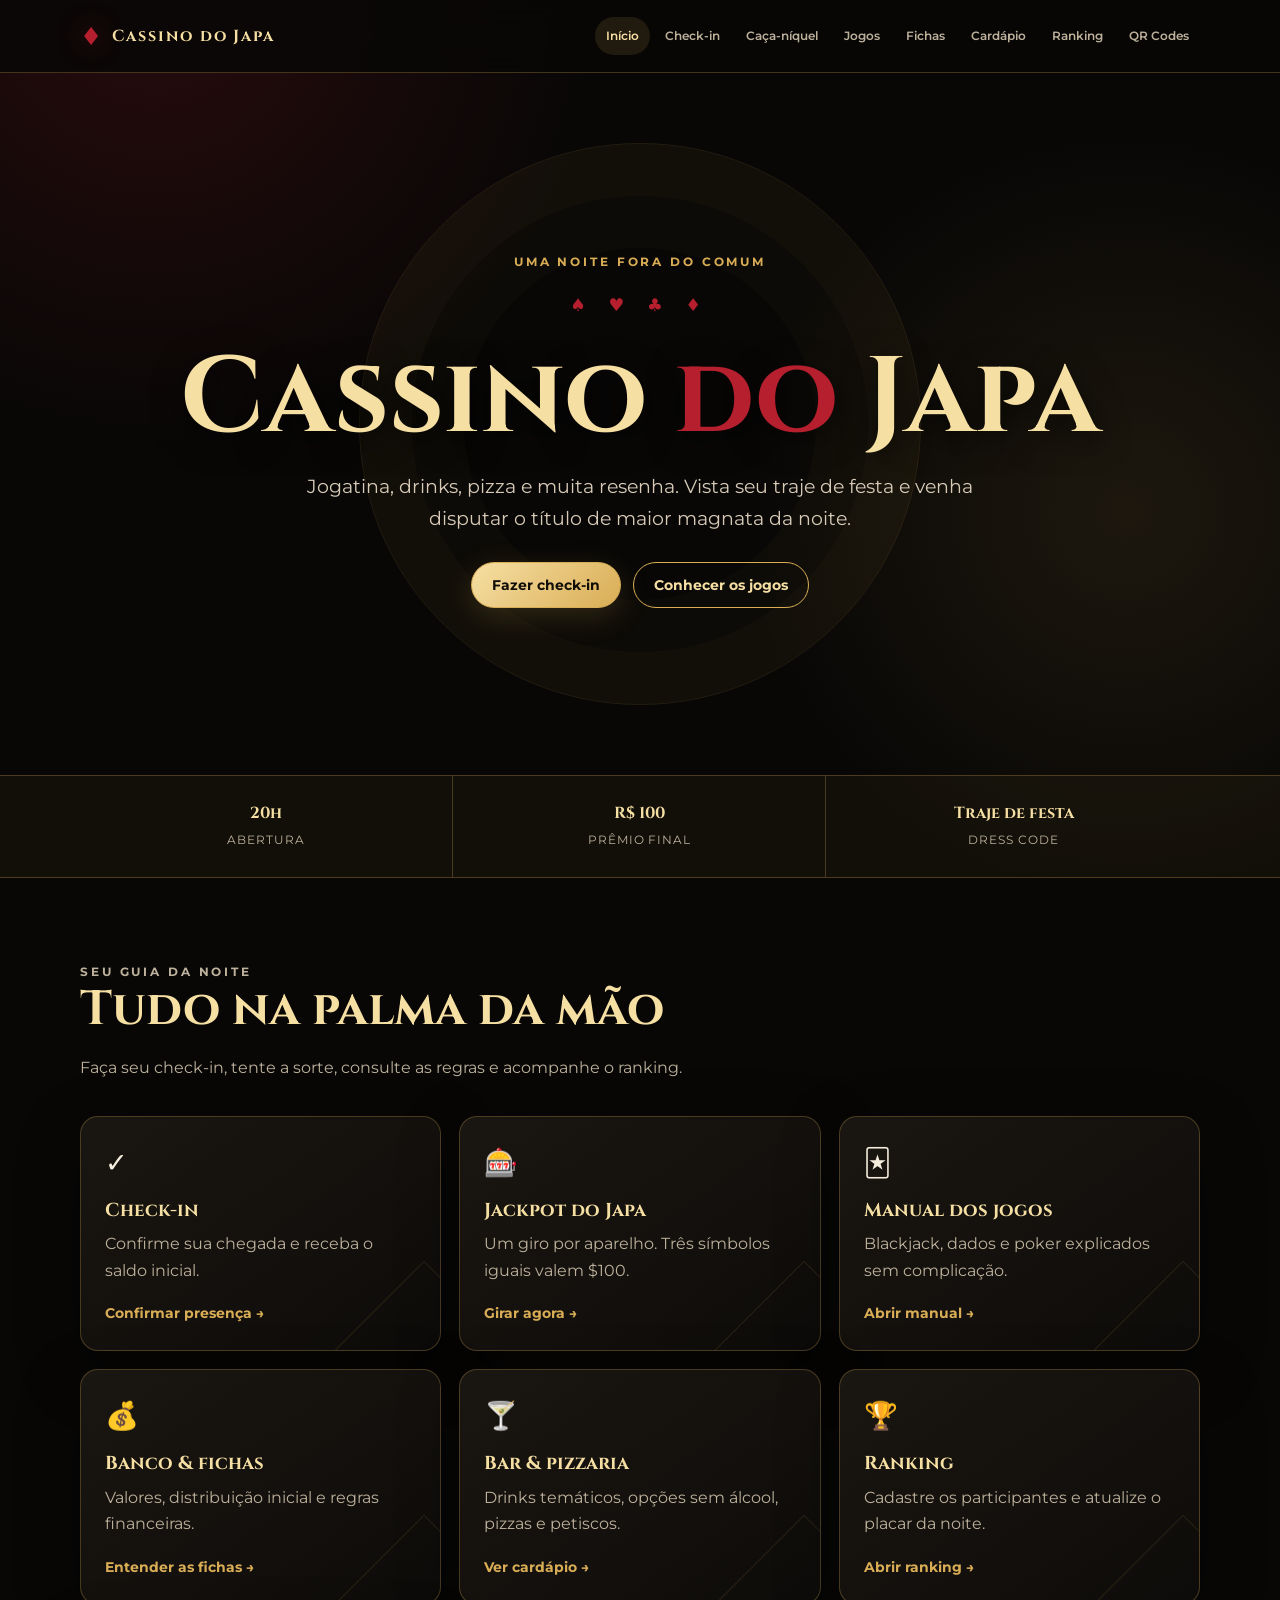
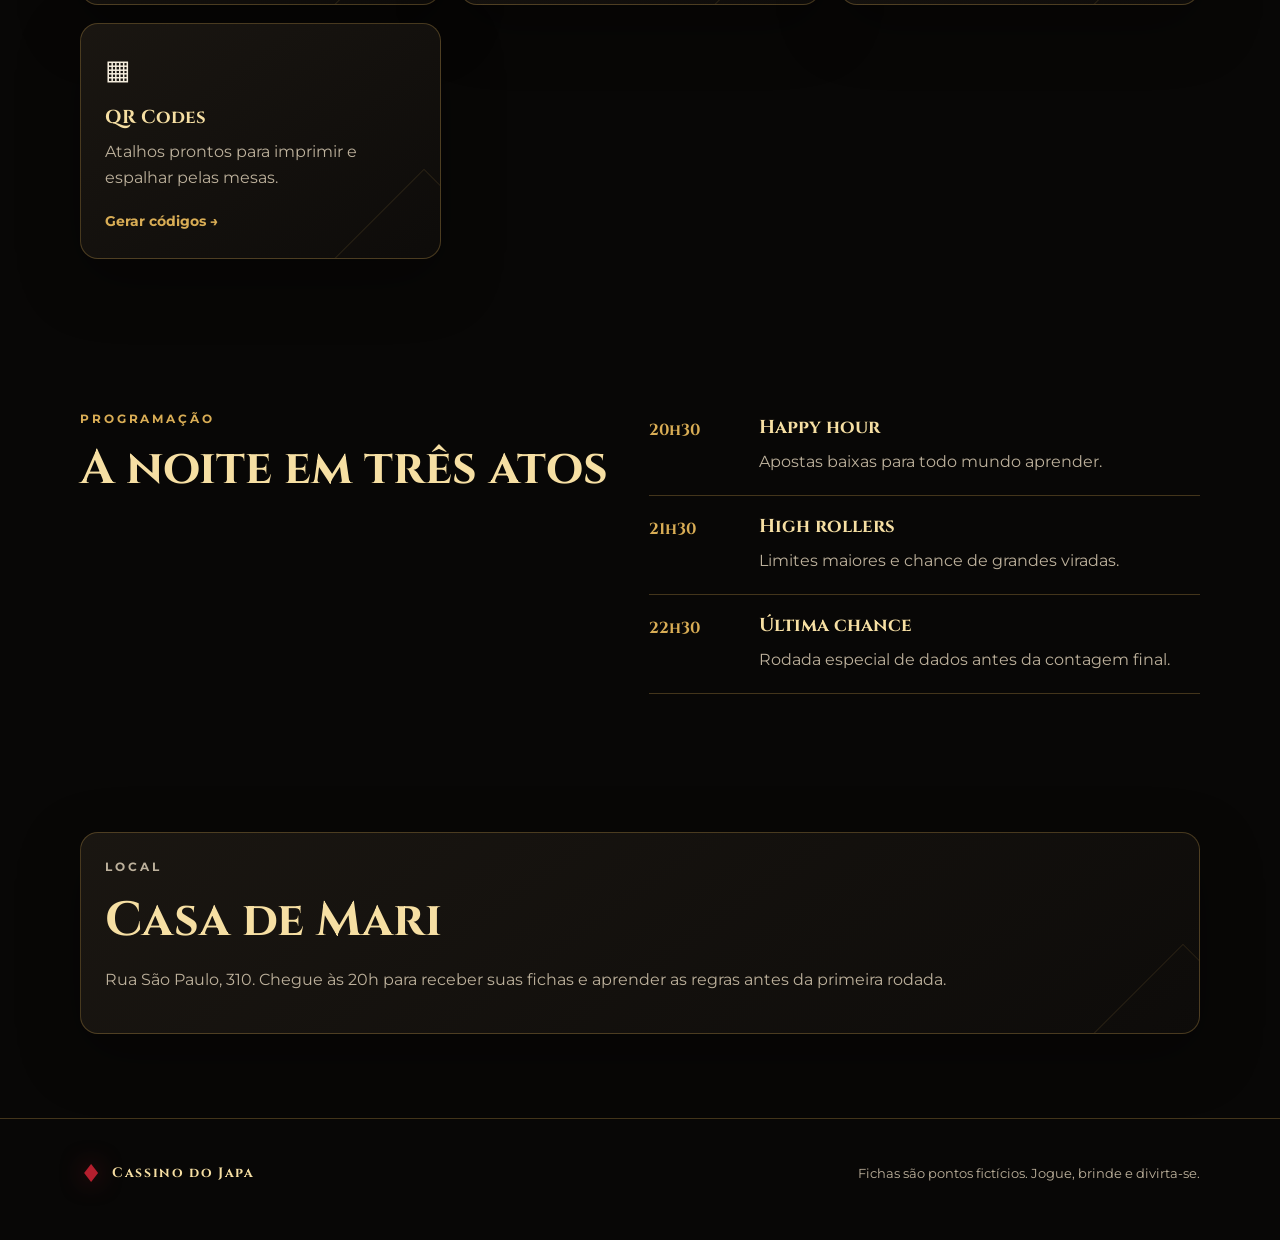
<file: index.html>
<!doctype html>
<html lang="pt-BR">
<head><meta charset="utf-8"><meta name="viewport" content="width=device-width,initial-scale=1"><meta name="theme-color" content="#080706"><meta name="description" content="Portal oficial da noite Cassino do Japa."><title>Cassino do Japa</title><link rel="stylesheet" href="assets/styles.css"></head>
<body data-page="index.html"><div data-header></div>
<main>
  <section class="hero"><div class="shell hero-inner"><p class="eyebrow">Uma noite fora do comum</p><div class="suits">♠ ♥ ♣ ♦</div><h1>Cassino <span class="red">do</span> Japa</h1><p class="lead">Jogatina, drinks, pizza e muita resenha. Vista seu traje de festa e venha disputar o título de maior magnata da noite.</p><div class="actions"><a class="button" href="checkin.html">Fazer check-in</a><a class="button secondary" href="jogos.html">Conhecer os jogos</a></div></div></section>
  <section class="info-strip"><div class="shell facts"><div class="fact"><strong>20h</strong><span>Abertura</span></div><div class="fact"><strong>R$ 100</strong><span>Prêmio final</span></div><div class="fact"><strong>Traje de festa</strong><span>Dress code</span></div></div></section>
  <section class="section"><div class="shell"><div class="section-head"><p class="eyebrow">Seu guia da noite</p><h2>Tudo na palma da mão</h2><p>Faça seu check-in, tente a sorte, consulte as regras e acompanhe o ranking.</p></div><div class="grid"><article class="card"><div class="icon">✓</div><h3>Check-in</h3><p>Confirme sua chegada e receba o saldo inicial.</p><a class="card-link" href="checkin.html">Confirmar presença →</a></article><article class="card"><div class="icon">🎰</div><h3>Jackpot do Japa</h3><p>Um giro por aparelho. Três símbolos iguais valem $100.</p><a class="card-link" href="slot.html">Girar agora →</a></article><article class="card"><div class="icon">🃏</div><h3>Manual dos jogos</h3><p>Blackjack, dados e poker explicados sem complicação.</p><a class="card-link" href="jogos.html">Abrir manual →</a></article><article class="card"><div class="icon">💰</div><h3>Banco & fichas</h3><p>Valores, distribuição inicial e regras financeiras.</p><a class="card-link" href="fichas.html">Entender as fichas →</a></article><article class="card"><div class="icon">🍸</div><h3>Bar & pizzaria</h3><p>Drinks temáticos, opções sem álcool, pizzas e petiscos.</p><a class="card-link" href="cardapio.html">Ver cardápio →</a></article><article class="card"><div class="icon">🏆</div><h3>Ranking</h3><p>Cadastre os participantes e atualize o placar da noite.</p><a class="card-link" href="ranking.html">Abrir ranking →</a></article><article class="card"><div class="icon">▦</div><h3>QR Codes</h3><p>Atalhos prontos para imprimir e espalhar pelas mesas.</p><a class="card-link" href="qr.html">Gerar códigos →</a></article></div></div></section>
  <section class="section compact"><div class="shell grid two"><div><p class="eyebrow">Programação</p><h2>A noite em três atos</h2></div><div class="timeline"><div class="time"><strong>20h30</strong><div><h3>Happy hour</h3><p>Apostas baixas para todo mundo aprender.</p></div></div><div class="time"><strong>21h30</strong><div><h3>High rollers</h3><p>Limites maiores e chance de grandes viradas.</p></div></div><div class="time"><strong>22h30</strong><div><h3>Última chance</h3><p>Rodada especial de dados antes da contagem final.</p></div></div></div></div></section>
  <section class="section"><div class="shell"><div class="card"><p class="eyebrow">Local</p><h2>Casa de Mari</h2><p>Rua São Paulo, 310. Chegue às 20h para receber suas fichas e aprender as regras antes da primeira rodada.</p></div></div></section>
</main><div data-footer></div><script src="assets/app.js"></script></body></html>
</file>
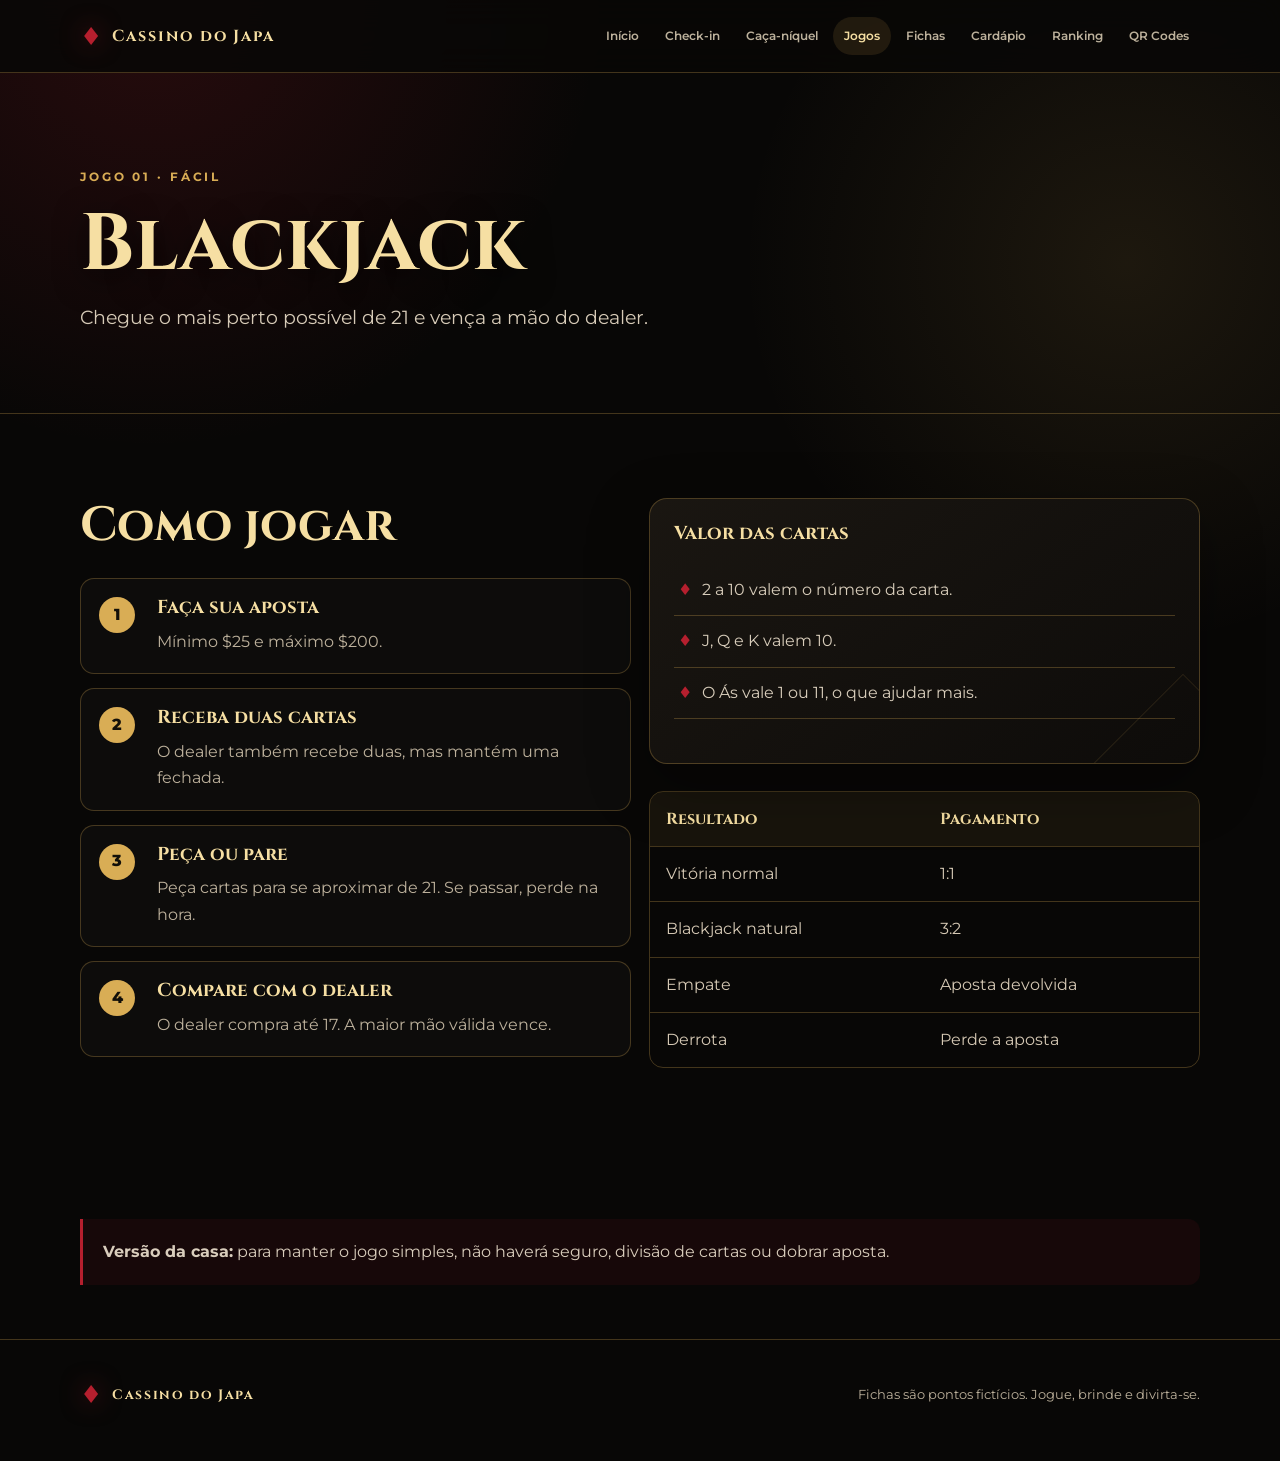
<file: blackjack.html>
<!doctype html><html lang="pt-BR"><head><meta charset="utf-8"><meta name="viewport" content="width=device-width,initial-scale=1"><title>Blackjack | Cassino do Japa</title><link rel="stylesheet" href="assets/styles.css"></head><body data-page="jogos.html"><div data-header></div><main><section class="page-hero"><div class="shell"><p class="eyebrow">Jogo 01 · fácil</p><h1>Blackjack</h1><p class="lead">Chegue o mais perto possível de 21 e vença a mão do dealer.</p></div></section><section class="section"><div class="shell grid two"><div><h2>Como jogar</h2><div class="steps"><div class="step"><div><h3>Faça sua aposta</h3><p>Mínimo $25 e máximo $200.</p></div></div><div class="step"><div><h3>Receba duas cartas</h3><p>O dealer também recebe duas, mas mantém uma fechada.</p></div></div><div class="step"><div><h3>Peça ou pare</h3><p>Peça cartas para se aproximar de 21. Se passar, perde na hora.</p></div></div><div class="step"><div><h3>Compare com o dealer</h3><p>O dealer compra até 17. A maior mão válida vence.</p></div></div></div></div><div><div class="card"><h3>Valor das cartas</h3><ul class="rule-list"><li>2 a 10 valem o número da carta.</li><li>J, Q e K valem 10.</li><li>O Ás vale 1 ou 11, o que ajudar mais.</li></ul></div><br><div class="table-wrap"><table><thead><tr><th>Resultado</th><th>Pagamento</th></tr></thead><tbody><tr><td>Vitória normal</td><td>1:1</td></tr><tr><td>Blackjack natural</td><td>3:2</td></tr><tr><td>Empate</td><td>Aposta devolvida</td></tr><tr><td>Derrota</td><td>Perde a aposta</td></tr></tbody></table></div></div></div></section><section class="section compact"><div class="shell"><div class="notice"><strong>Versão da casa:</strong> para manter o jogo simples, não haverá seguro, divisão de cartas ou dobrar aposta.</div></div></section></main><div data-footer></div><script src="assets/app.js"></script></body></html>
</file>
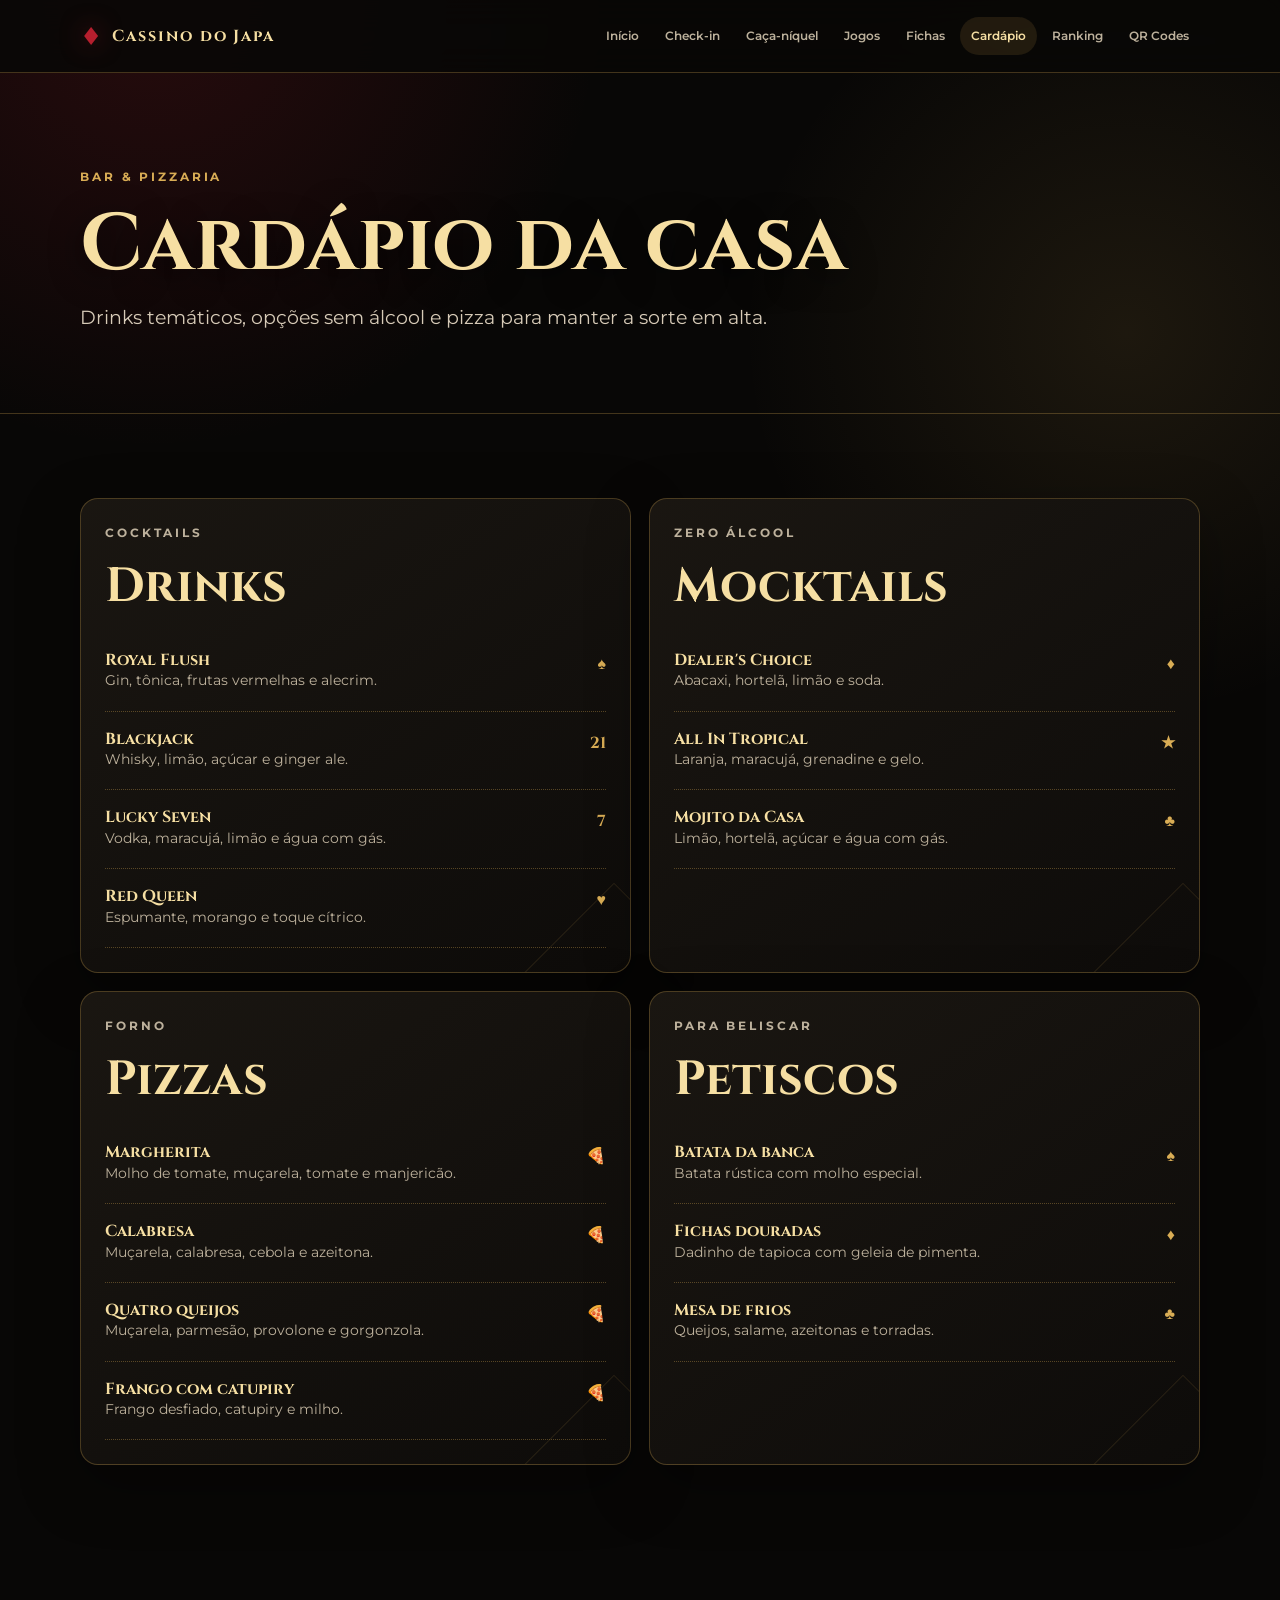
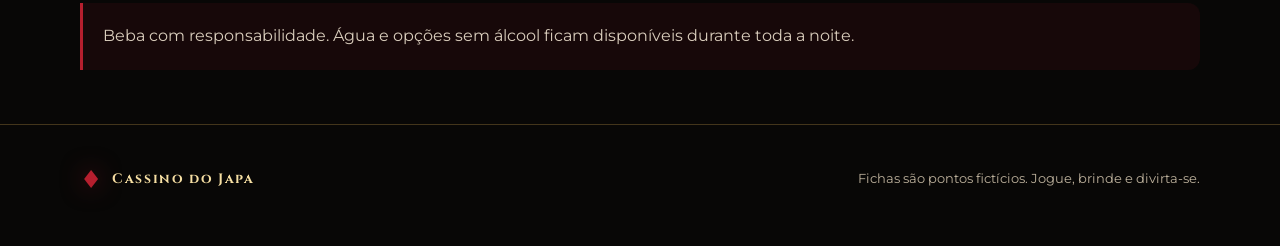
<file: cardapio.html>
<!doctype html><html lang="pt-BR"><head><meta charset="utf-8"><meta name="viewport" content="width=device-width,initial-scale=1"><title>Cardápio | Cassino do Japa</title><link rel="stylesheet" href="assets/styles.css"></head><body data-page="cardapio.html"><div data-header></div><main><section class="page-hero"><div class="shell"><p class="eyebrow">Bar & pizzaria</p><h1>Cardápio da casa</h1><p class="lead">Drinks temáticos, opções sem álcool e pizza para manter a sorte em alta.</p></div></section><section class="section"><div class="shell menu-grid"><div class="card"><p class="eyebrow">Cocktails</p><h2>Drinks</h2><div class="menu-item"><div><h3>Royal Flush</h3><p>Gin, tônica, frutas vermelhas e alecrim.</p></div><span class="price">♠</span></div><div class="menu-item"><div><h3>Blackjack</h3><p>Whisky, limão, açúcar e ginger ale.</p></div><span class="price">21</span></div><div class="menu-item"><div><h3>Lucky Seven</h3><p>Vodka, maracujá, limão e água com gás.</p></div><span class="price">7</span></div><div class="menu-item"><div><h3>Red Queen</h3><p>Espumante, morango e toque cítrico.</p></div><span class="price">♥</span></div></div><div class="card"><p class="eyebrow">Zero álcool</p><h2>Mocktails</h2><div class="menu-item"><div><h3>Dealer's Choice</h3><p>Abacaxi, hortelã, limão e soda.</p></div><span class="price">♦</span></div><div class="menu-item"><div><h3>All In Tropical</h3><p>Laranja, maracujá, grenadine e gelo.</p></div><span class="price">★</span></div><div class="menu-item"><div><h3>Mojito da Casa</h3><p>Limão, hortelã, açúcar e água com gás.</p></div><span class="price">♣</span></div></div><div class="card"><p class="eyebrow">Forno</p><h2>Pizzas</h2><div class="menu-item"><div><h3>Margherita</h3><p>Molho de tomate, muçarela, tomate e manjericão.</p></div><span class="price">🍕</span></div><div class="menu-item"><div><h3>Calabresa</h3><p>Muçarela, calabresa, cebola e azeitona.</p></div><span class="price">🍕</span></div><div class="menu-item"><div><h3>Quatro queijos</h3><p>Muçarela, parmesão, provolone e gorgonzola.</p></div><span class="price">🍕</span></div><div class="menu-item"><div><h3>Frango com catupiry</h3><p>Frango desfiado, catupiry e milho.</p></div><span class="price">🍕</span></div></div><div class="card"><p class="eyebrow">Para beliscar</p><h2>Petiscos</h2><div class="menu-item"><div><h3>Batata da banca</h3><p>Batata rústica com molho especial.</p></div><span class="price">♠</span></div><div class="menu-item"><div><h3>Fichas douradas</h3><p>Dadinho de tapioca com geleia de pimenta.</p></div><span class="price">♦</span></div><div class="menu-item"><div><h3>Mesa de frios</h3><p>Queijos, salame, azeitonas e torradas.</p></div><span class="price">♣</span></div></div></div></section><section class="section compact"><div class="shell"><div class="notice">Beba com responsabilidade. Água e opções sem álcool ficam disponíveis durante toda a noite.</div></div></section></main><div data-footer></div><script src="assets/app.js"></script></body></html>
</file>
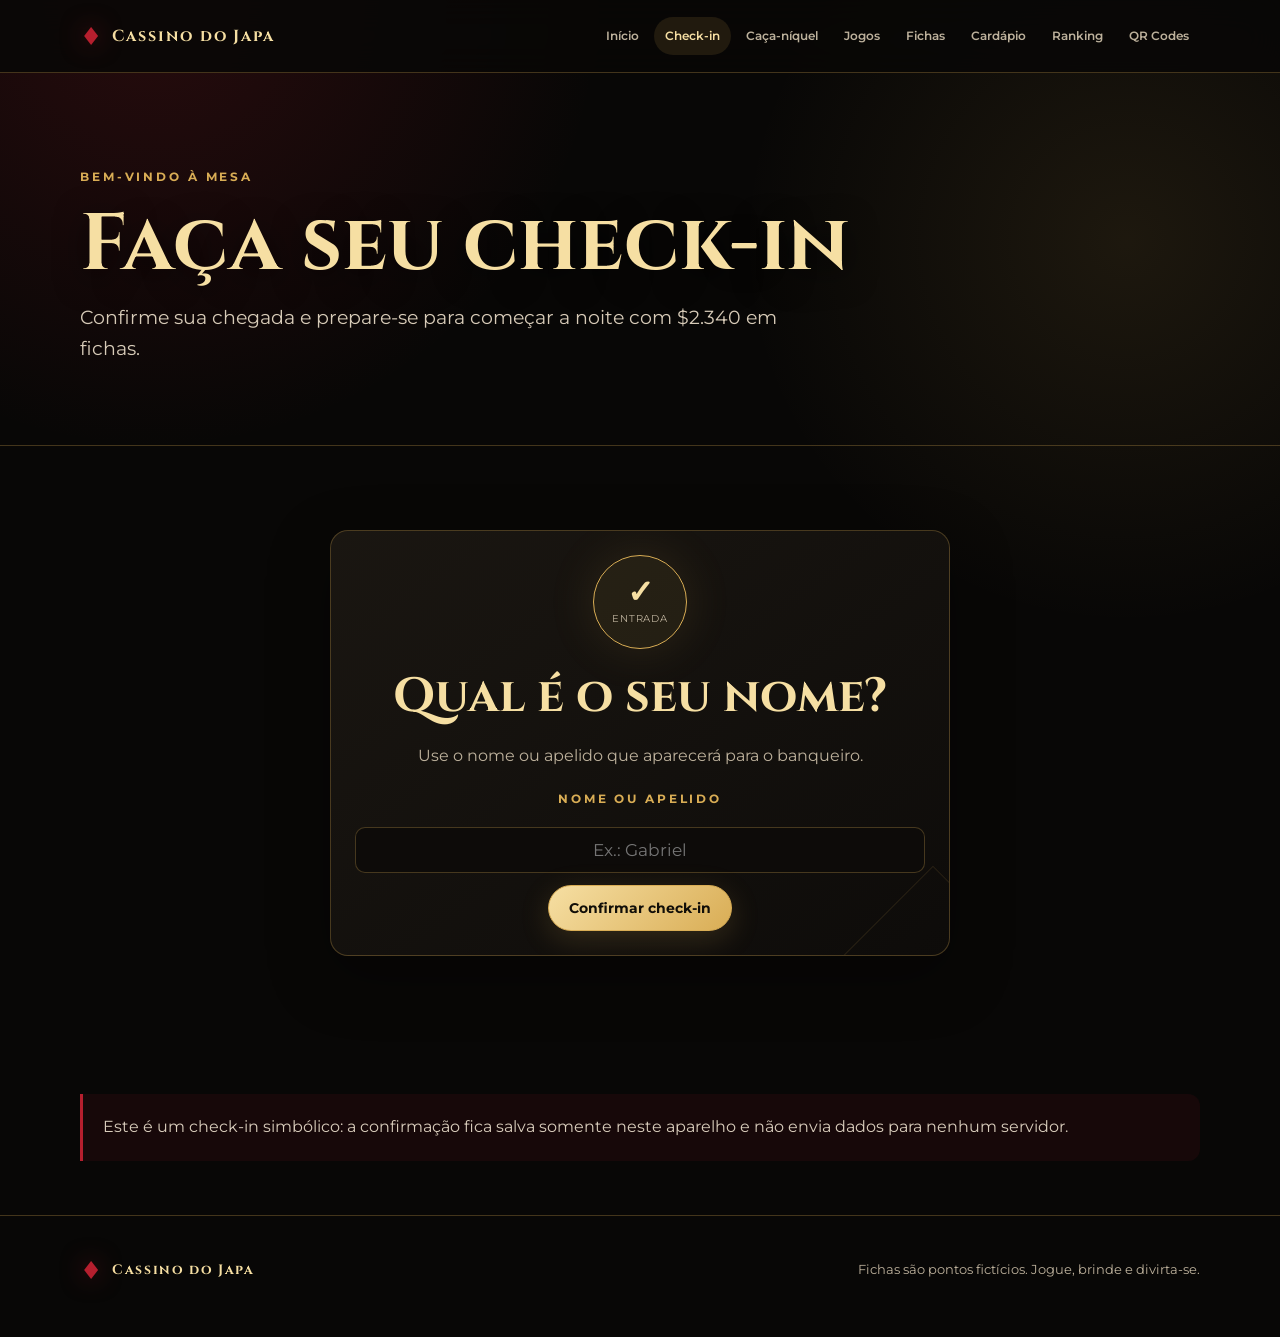
<file: checkin.html>
<!doctype html>
<html lang="pt-BR">
<head><meta charset="utf-8"><meta name="viewport" content="width=device-width,initial-scale=1"><meta name="theme-color" content="#080706"><title>Check-in | Cassino do Japa</title><link rel="stylesheet" href="assets/styles.css"></head>
<body data-page="checkin.html"><div data-header></div><main>
  <section class="page-hero"><div class="shell"><p class="eyebrow">Bem-vindo à mesa</p><h1>Faça seu check-in</h1><p class="lead">Confirme sua chegada e prepare-se para começar a noite com $2.340 em fichas.</p></div></section>
  <section class="section"><div class="shell"><div class="card checkin-box">
    <div class="checkin-count"><div><strong>✓</strong><span>entrada</span></div></div>
    <h2>Qual é o seu nome?</h2><p>Use o nome ou apelido que aparecerá para o banqueiro.</p>
    <form data-checkin-form><label for="checkin-name" class="eyebrow">Nome ou apelido</label><input class="field" id="checkin-name" name="name" minlength="2" maxlength="60" autocomplete="name" placeholder="Ex.: Gabriel" required><button class="button" type="submit">Confirmar check-in</button></form>
    <p class="form-status" data-checkin-status hidden aria-live="polite"></p>
  </div></div></section>
  <section class="section compact"><div class="shell"><div class="notice">Este é um check-in simbólico: a confirmação fica salva somente neste aparelho e não envia dados para nenhum servidor.</div></div></section>
</main><div data-footer></div><script src="assets/app.js"></script></body></html>
</file>
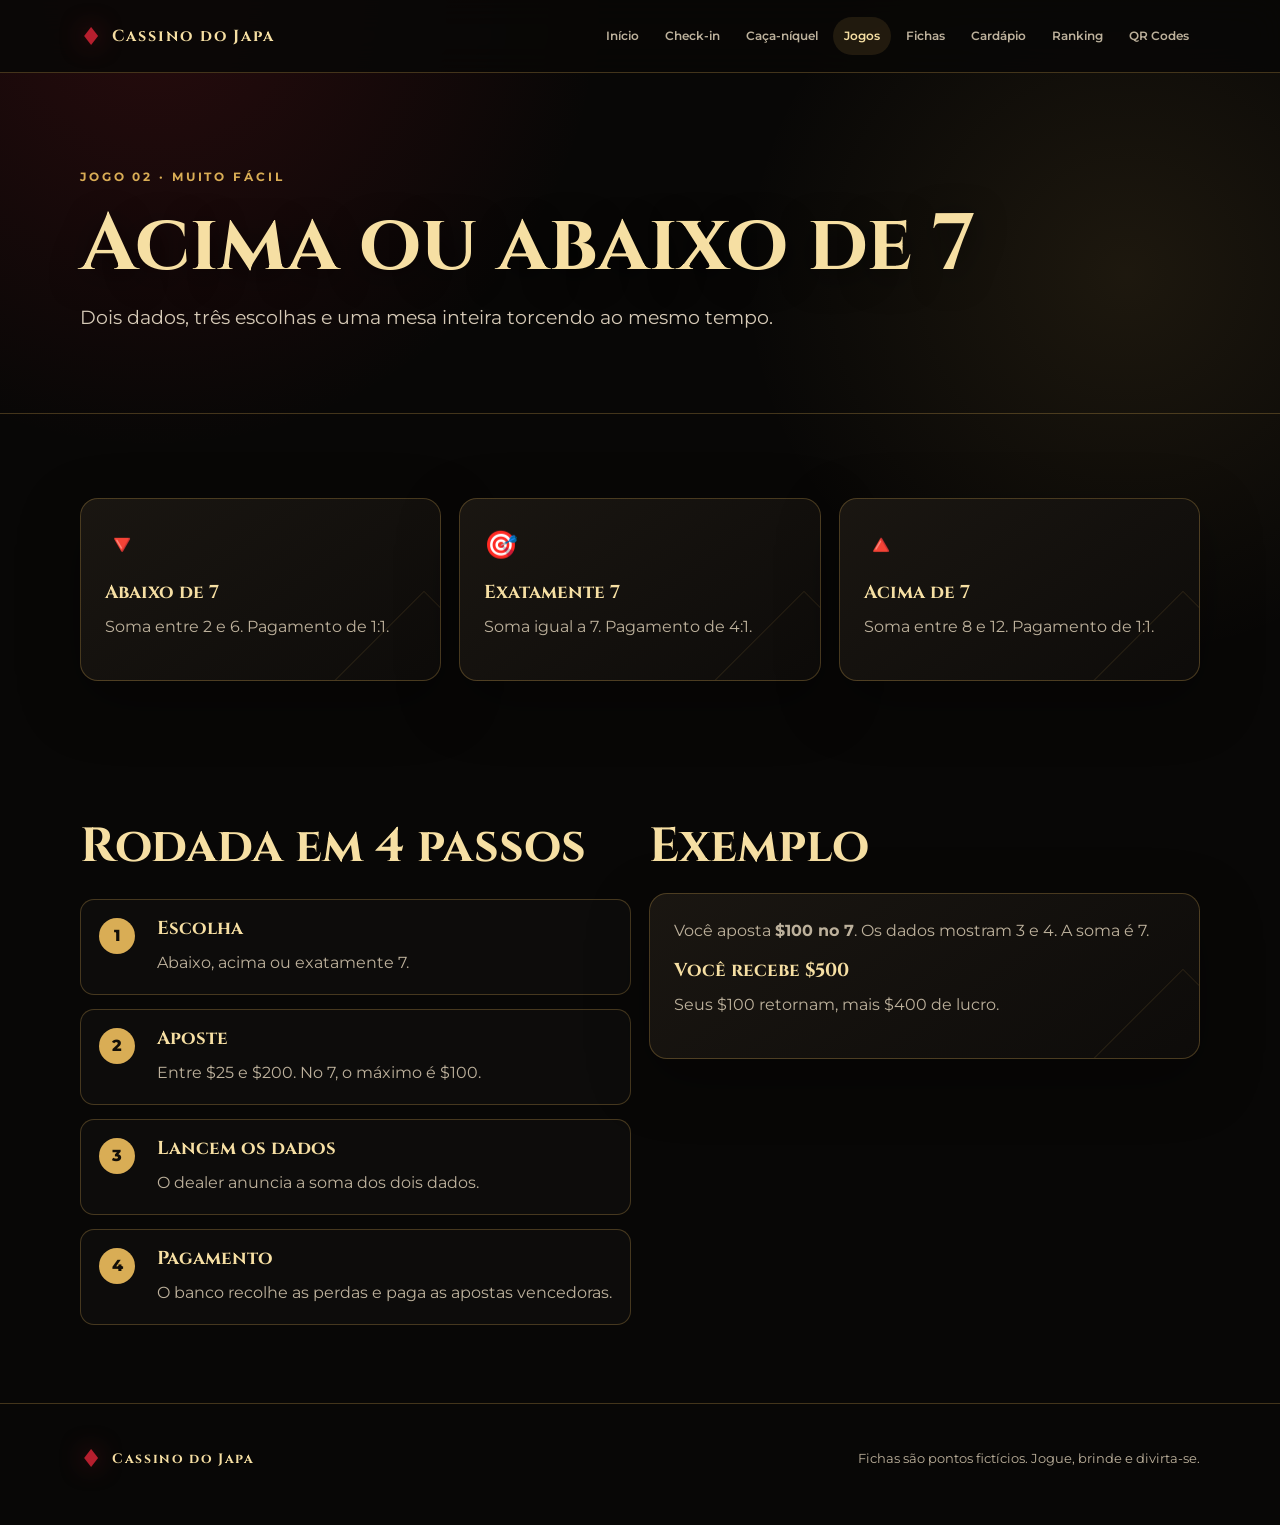
<file: dados.html>
<!doctype html><html lang="pt-BR"><head><meta charset="utf-8"><meta name="viewport" content="width=device-width,initial-scale=1"><title>Dados | Cassino do Japa</title><link rel="stylesheet" href="assets/styles.css"></head><body data-page="jogos.html"><div data-header></div><main><section class="page-hero"><div class="shell"><p class="eyebrow">Jogo 02 · muito fácil</p><h1>Acima ou abaixo de 7</h1><p class="lead">Dois dados, três escolhas e uma mesa inteira torcendo ao mesmo tempo.</p></div></section><section class="section"><div class="shell"><div class="grid"><article class="card"><div class="icon">🔻</div><h3>Abaixo de 7</h3><p>Soma entre 2 e 6. Pagamento de 1:1.</p></article><article class="card"><div class="icon">🎯</div><h3>Exatamente 7</h3><p>Soma igual a 7. Pagamento de 4:1.</p></article><article class="card"><div class="icon">🔺</div><h3>Acima de 7</h3><p>Soma entre 8 e 12. Pagamento de 1:1.</p></article></div></div></section><section class="section compact"><div class="shell grid two"><div><h2>Rodada em 4 passos</h2><div class="steps"><div class="step"><div><h3>Escolha</h3><p>Abaixo, acima ou exatamente 7.</p></div></div><div class="step"><div><h3>Aposte</h3><p>Entre $25 e $200. No 7, o máximo é $100.</p></div></div><div class="step"><div><h3>Lancem os dados</h3><p>O dealer anuncia a soma dos dois dados.</p></div></div><div class="step"><div><h3>Pagamento</h3><p>O banco recolhe as perdas e paga as apostas vencedoras.</p></div></div></div></div><div><h2>Exemplo</h2><div class="card"><p>Você aposta <strong>$100 no 7</strong>. Os dados mostram 3 e 4. A soma é 7.</p><h3>Você recebe $500</h3><p>Seus $100 retornam, mais $400 de lucro.</p></div></div></div></section></main><div data-footer></div><script src="assets/app.js"></script></body></html>
</file>
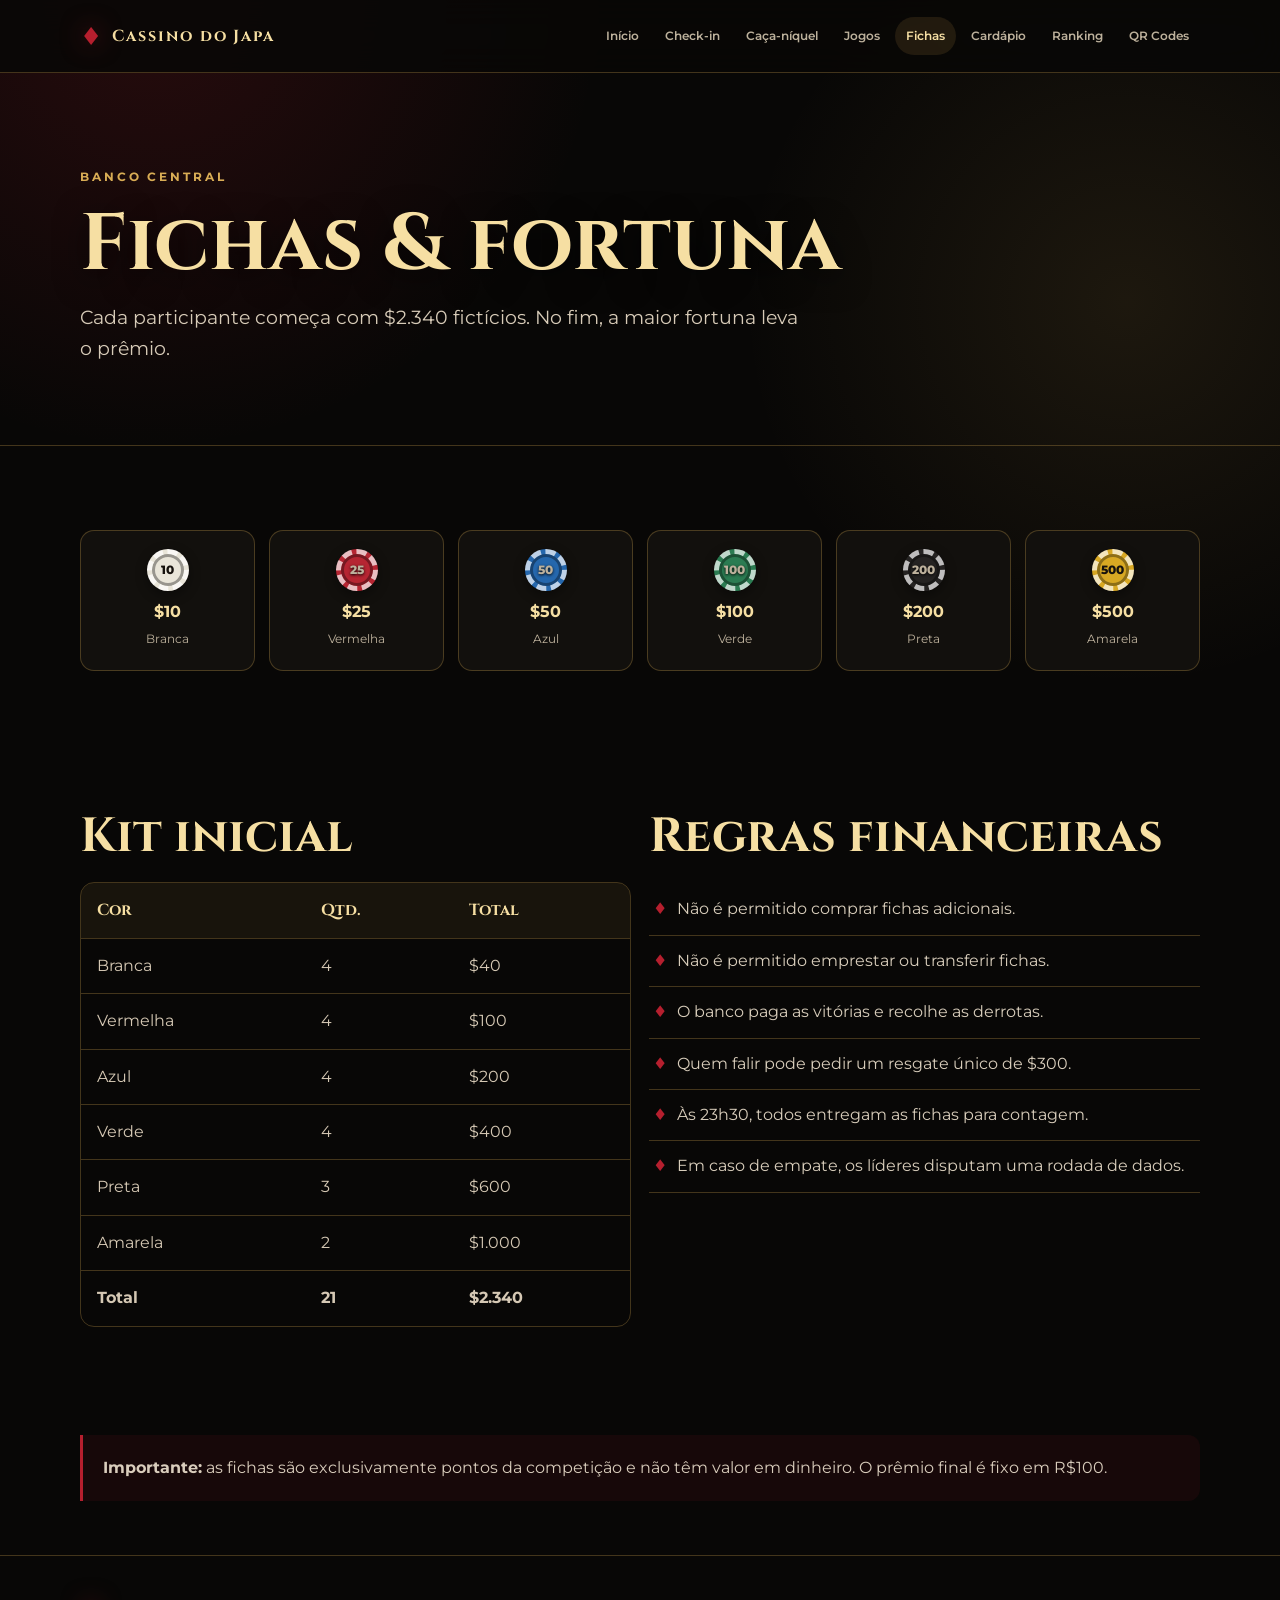
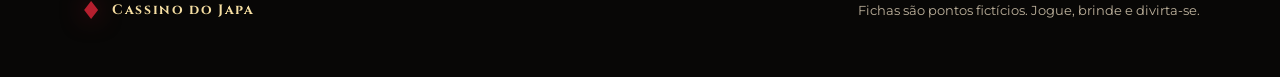
<file: fichas.html>
<!doctype html><html lang="pt-BR"><head><meta charset="utf-8"><meta name="viewport" content="width=device-width,initial-scale=1"><title>Fichas | Cassino do Japa</title><link rel="stylesheet" href="assets/styles.css"></head><body data-page="fichas.html"><div data-header></div><main><section class="page-hero"><div class="shell"><p class="eyebrow">Banco central</p><h1>Fichas & fortuna</h1><p class="lead">Cada participante começa com $2.340 fictícios. No fim, a maior fortuna leva o prêmio.</p></div></section><section class="section"><div class="shell"><div class="chips"><div class="chip-card"><span class="chip white">10</span><strong>$10</strong><span>Branca</span></div><div class="chip-card"><span class="chip red">25</span><strong>$25</strong><span>Vermelha</span></div><div class="chip-card"><span class="chip blue">50</span><strong>$50</strong><span>Azul</span></div><div class="chip-card"><span class="chip green">100</span><strong>$100</strong><span>Verde</span></div><div class="chip-card"><span class="chip black">200</span><strong>$200</strong><span>Preta</span></div><div class="chip-card"><span class="chip yellow">500</span><strong>$500</strong><span>Amarela</span></div></div></div></section><section class="section compact"><div class="shell grid two"><div><h2>Kit inicial</h2><div class="table-wrap"><table><thead><tr><th>Cor</th><th>Qtd.</th><th>Total</th></tr></thead><tbody><tr><td>Branca</td><td>4</td><td>$40</td></tr><tr><td>Vermelha</td><td>4</td><td>$100</td></tr><tr><td>Azul</td><td>4</td><td>$200</td></tr><tr><td>Verde</td><td>4</td><td>$400</td></tr><tr><td>Preta</td><td>3</td><td>$600</td></tr><tr><td>Amarela</td><td>2</td><td>$1.000</td></tr><tr><td><strong>Total</strong></td><td><strong>21</strong></td><td><strong>$2.340</strong></td></tr></tbody></table></div></div><div><h2>Regras financeiras</h2><ul class="rule-list"><li>Não é permitido comprar fichas adicionais.</li><li>Não é permitido emprestar ou transferir fichas.</li><li>O banco paga as vitórias e recolhe as derrotas.</li><li>Quem falir pode pedir um resgate único de $300.</li><li>Às 23h30, todos entregam as fichas para contagem.</li><li>Em caso de empate, os líderes disputam uma rodada de dados.</li></ul></div></div></section><section class="section compact"><div class="shell"><div class="notice"><strong>Importante:</strong> as fichas são exclusivamente pontos da competição e não têm valor em dinheiro. O prêmio final é fixo em R$100.</div></div></section></main><div data-footer></div><script src="assets/app.js"></script></body></html>
</file>
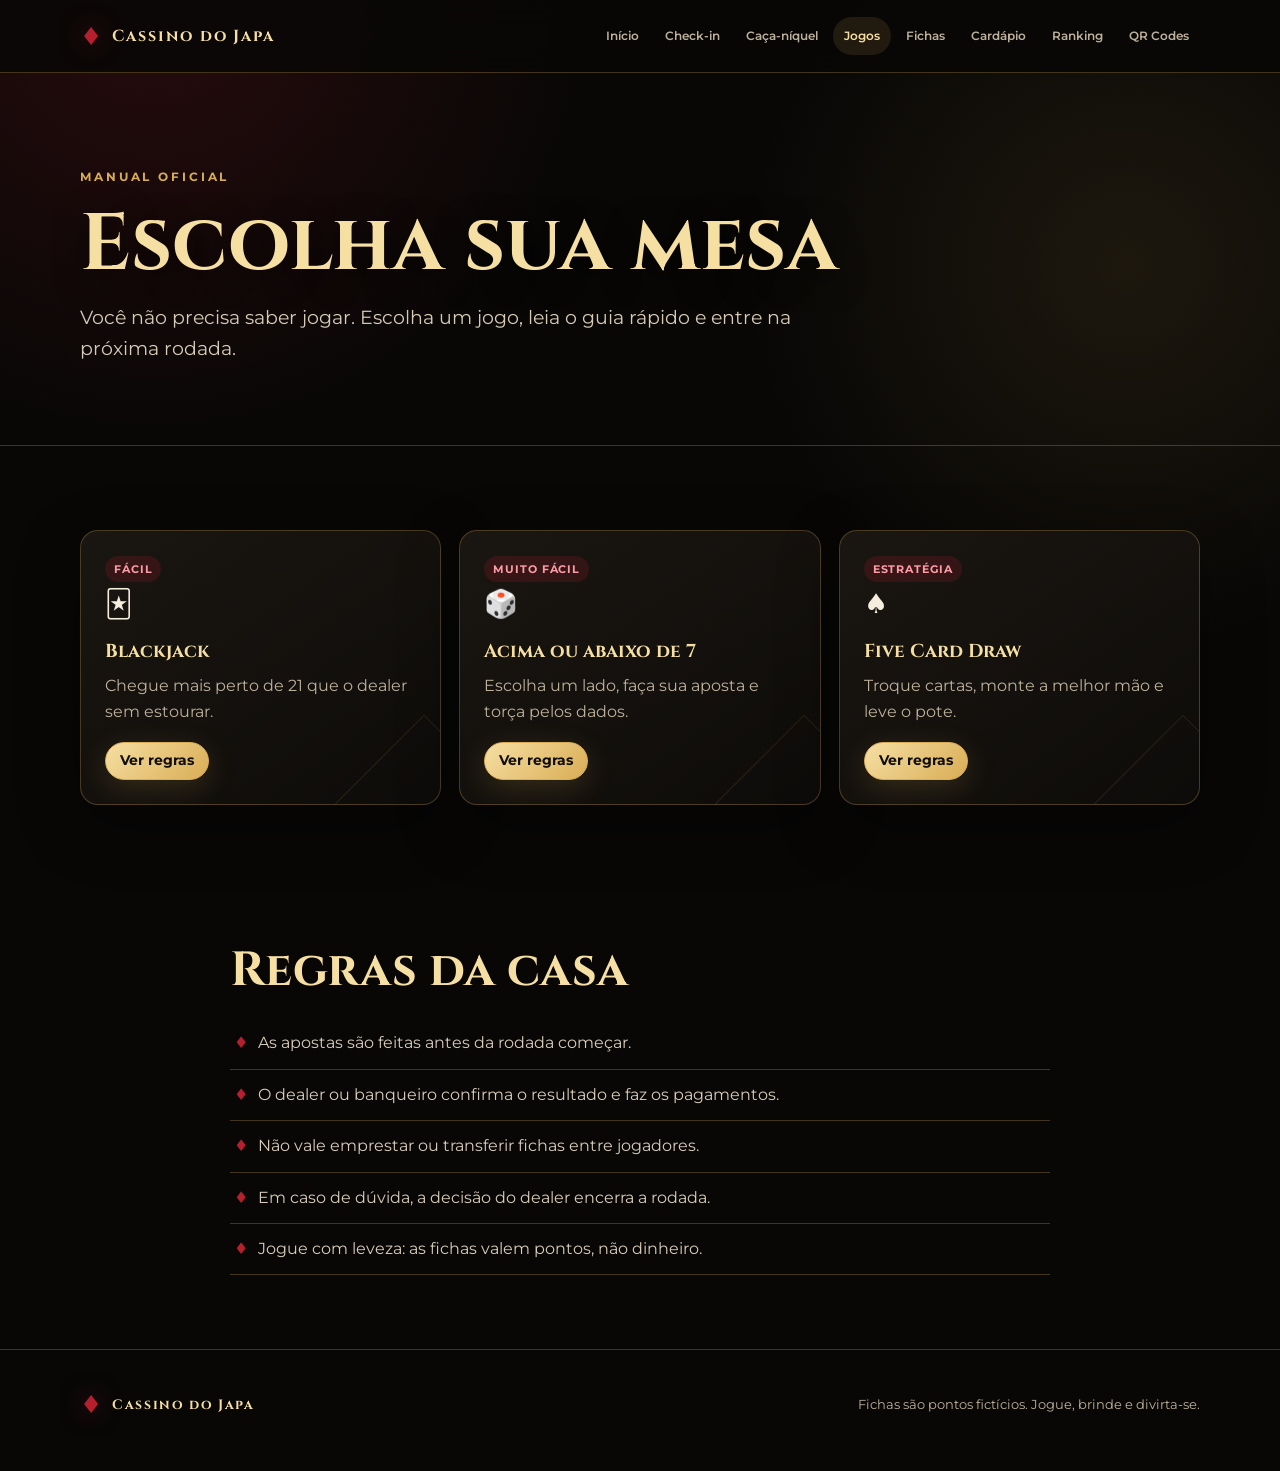
<file: jogos.html>
<!doctype html><html lang="pt-BR"><head><meta charset="utf-8"><meta name="viewport" content="width=device-width,initial-scale=1"><title>Jogos | Cassino do Japa</title><link rel="stylesheet" href="assets/styles.css"></head><body data-page="jogos.html"><div data-header></div><main><section class="page-hero"><div class="shell"><p class="eyebrow">Manual oficial</p><h1>Escolha sua mesa</h1><p class="lead">Você não precisa saber jogar. Escolha um jogo, leia o guia rápido e entre na próxima rodada.</p></div></section><section class="section"><div class="shell grid"><article class="card"><span class="tag">Fácil</span><div class="icon">🃏</div><h3>Blackjack</h3><p>Chegue mais perto de 21 que o dealer sem estourar.</p><a class="button small" href="blackjack.html">Ver regras</a></article><article class="card"><span class="tag">Muito fácil</span><div class="icon">🎲</div><h3>Acima ou abaixo de 7</h3><p>Escolha um lado, faça sua aposta e torça pelos dados.</p><a class="button small" href="dados.html">Ver regras</a></article><article class="card"><span class="tag">Estratégia</span><div class="icon">♠️</div><h3>Five Card Draw</h3><p>Troque cartas, monte a melhor mão e leve o pote.</p><a class="button small" href="poker.html">Ver regras</a></article></div></section><section class="section compact"><div class="shell prose"><h2>Regras da casa</h2><ul class="rule-list"><li>As apostas são feitas antes da rodada começar.</li><li>O dealer ou banqueiro confirma o resultado e faz os pagamentos.</li><li>Não vale emprestar ou transferir fichas entre jogadores.</li><li>Em caso de dúvida, a decisão do dealer encerra a rodada.</li><li>Jogue com leveza: as fichas valem pontos, não dinheiro.</li></ul></div></section></main><div data-footer></div><script src="assets/app.js"></script></body></html>
</file>
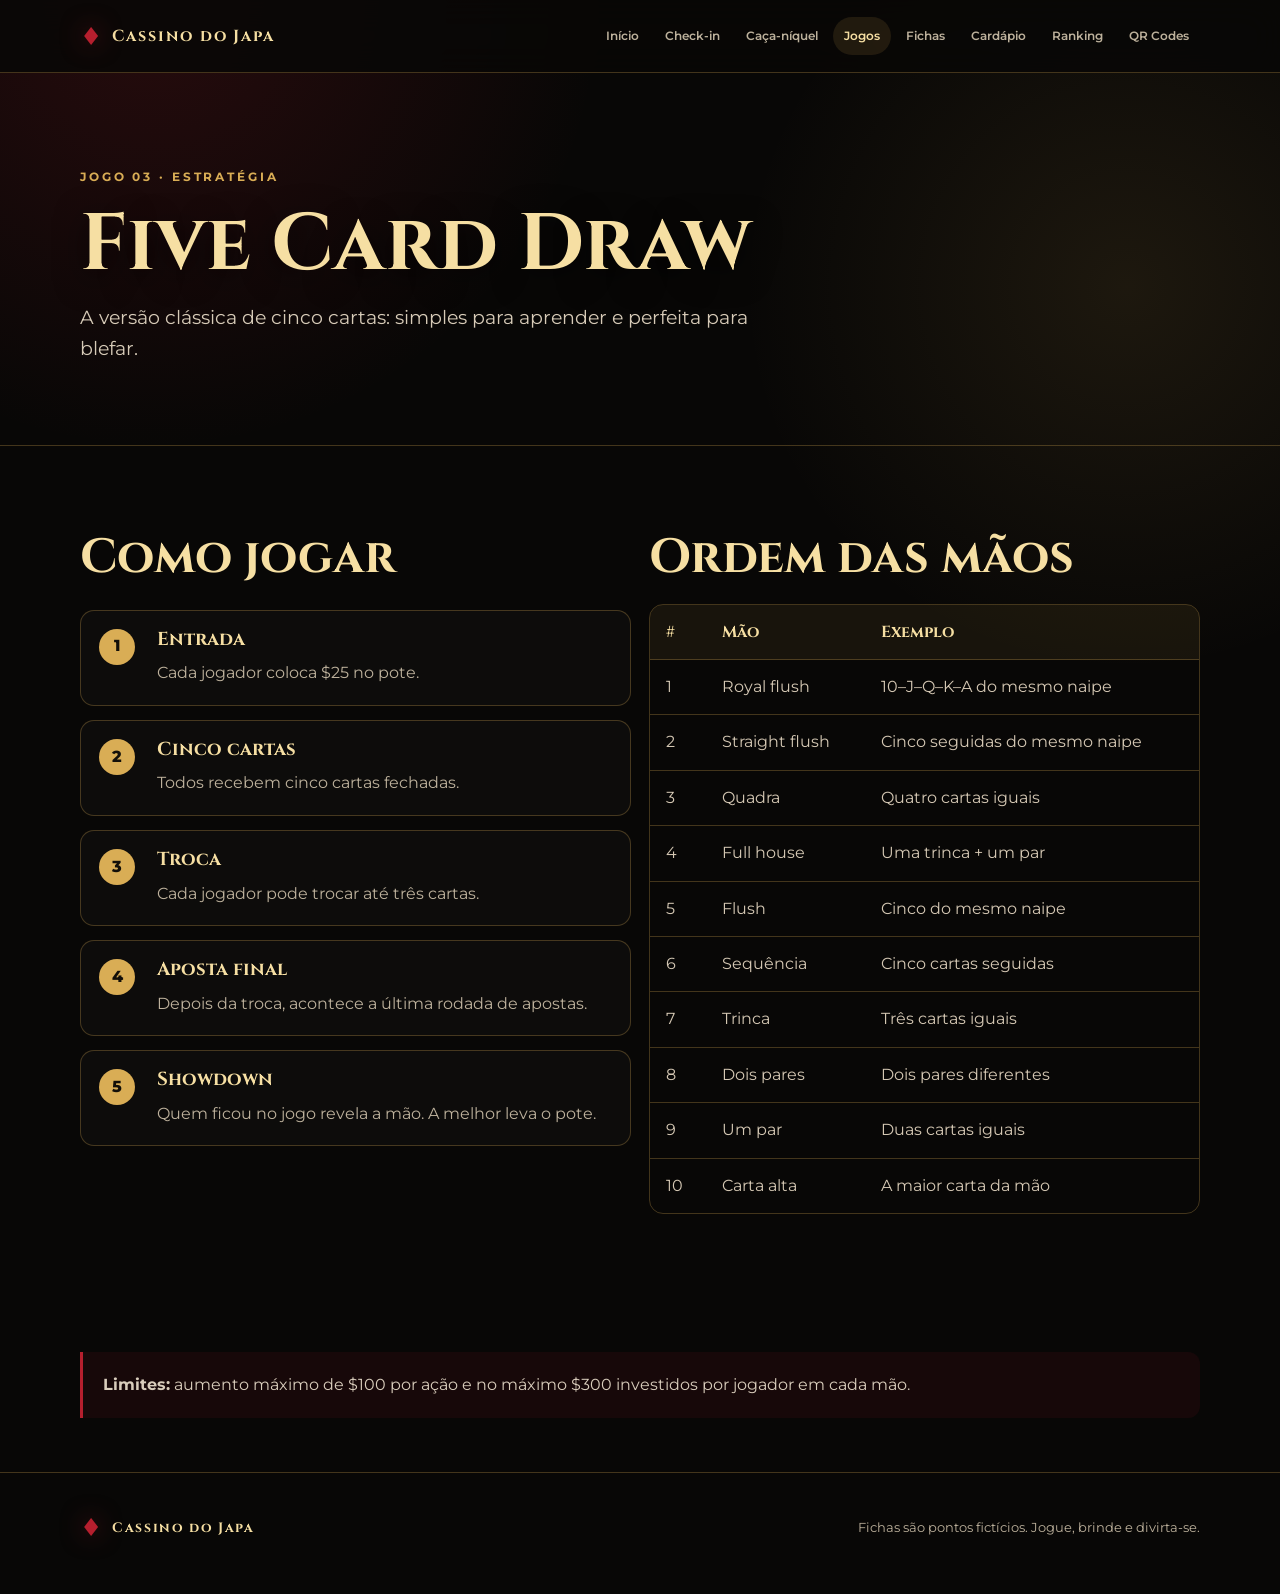
<file: poker.html>
<!doctype html><html lang="pt-BR"><head><meta charset="utf-8"><meta name="viewport" content="width=device-width,initial-scale=1"><title>Poker | Cassino do Japa</title><link rel="stylesheet" href="assets/styles.css"></head><body data-page="jogos.html"><div data-header></div><main><section class="page-hero"><div class="shell"><p class="eyebrow">Jogo 03 · estratégia</p><h1>Five Card Draw</h1><p class="lead">A versão clássica de cinco cartas: simples para aprender e perfeita para blefar.</p></div></section><section class="section"><div class="shell grid two"><div><h2>Como jogar</h2><div class="steps"><div class="step"><div><h3>Entrada</h3><p>Cada jogador coloca $25 no pote.</p></div></div><div class="step"><div><h3>Cinco cartas</h3><p>Todos recebem cinco cartas fechadas.</p></div></div><div class="step"><div><h3>Troca</h3><p>Cada jogador pode trocar até três cartas.</p></div></div><div class="step"><div><h3>Aposta final</h3><p>Depois da troca, acontece a última rodada de apostas.</p></div></div><div class="step"><div><h3>Showdown</h3><p>Quem ficou no jogo revela a mão. A melhor leva o pote.</p></div></div></div></div><div><h2>Ordem das mãos</h2><div class="table-wrap"><table><thead><tr><th>#</th><th>Mão</th><th>Exemplo</th></tr></thead><tbody><tr><td>1</td><td>Royal flush</td><td>10–J–Q–K–A do mesmo naipe</td></tr><tr><td>2</td><td>Straight flush</td><td>Cinco seguidas do mesmo naipe</td></tr><tr><td>3</td><td>Quadra</td><td>Quatro cartas iguais</td></tr><tr><td>4</td><td>Full house</td><td>Uma trinca + um par</td></tr><tr><td>5</td><td>Flush</td><td>Cinco do mesmo naipe</td></tr><tr><td>6</td><td>Sequência</td><td>Cinco cartas seguidas</td></tr><tr><td>7</td><td>Trinca</td><td>Três cartas iguais</td></tr><tr><td>8</td><td>Dois pares</td><td>Dois pares diferentes</td></tr><tr><td>9</td><td>Um par</td><td>Duas cartas iguais</td></tr><tr><td>10</td><td>Carta alta</td><td>A maior carta da mão</td></tr></tbody></table></div></div></div></section><section class="section compact"><div class="shell"><div class="notice"><strong>Limites:</strong> aumento máximo de $100 por ação e no máximo $300 investidos por jogador em cada mão.</div></div></section></main><div data-footer></div><script src="assets/app.js"></script></body></html>
</file>
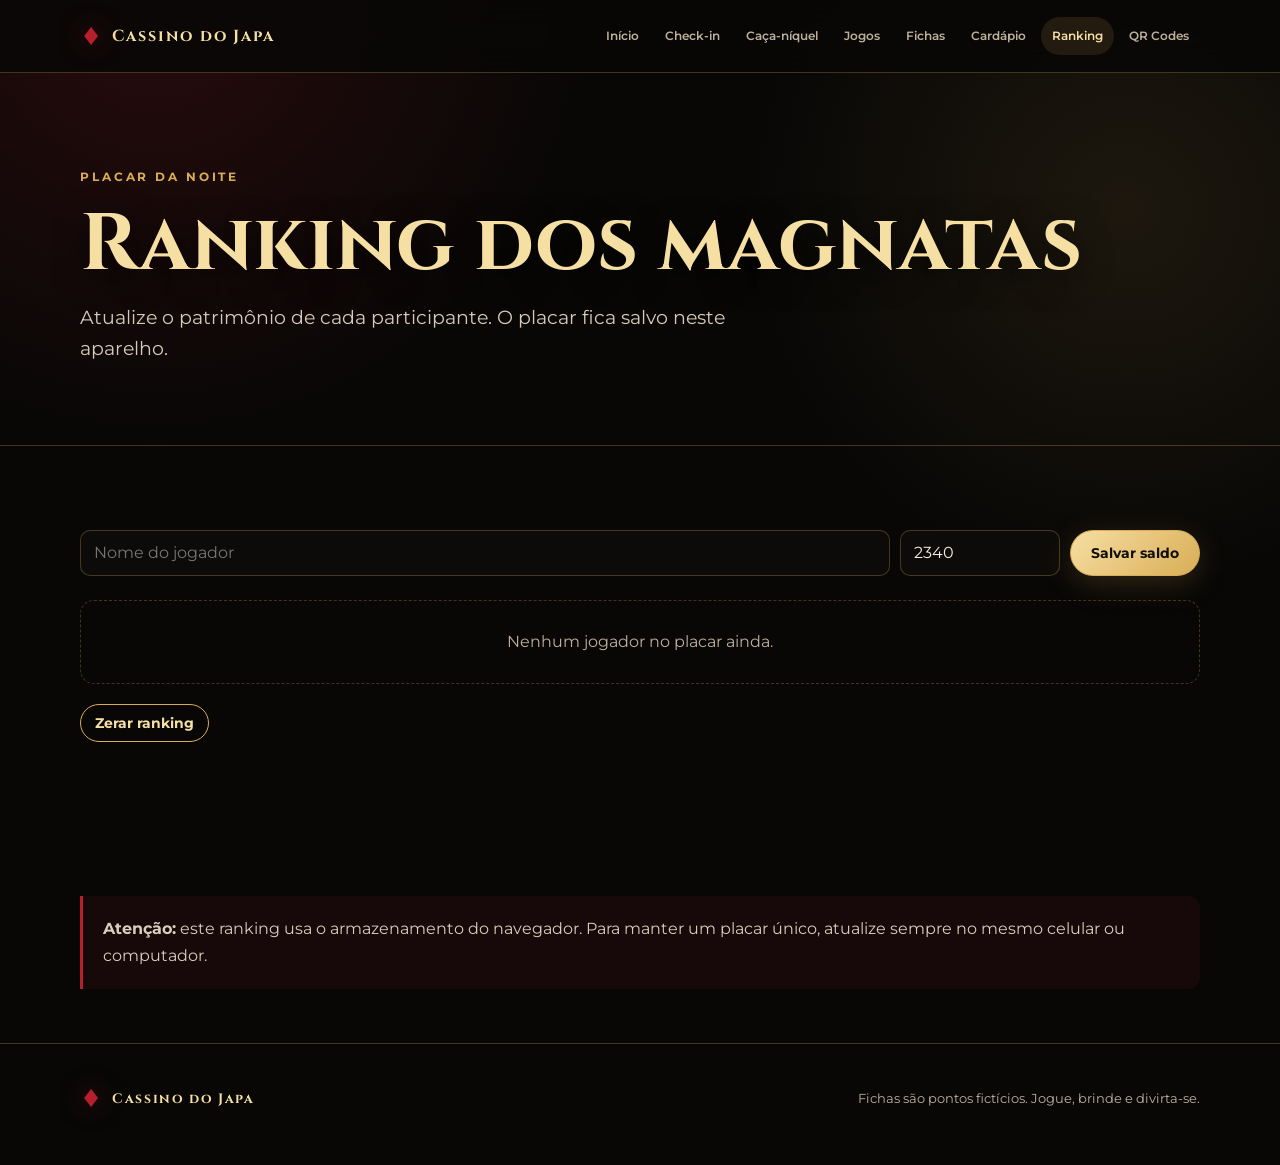
<file: ranking.html>
<!doctype html><html lang="pt-BR"><head><meta charset="utf-8"><meta name="viewport" content="width=device-width,initial-scale=1"><title>Ranking | Cassino do Japa</title><link rel="stylesheet" href="assets/styles.css"></head><body data-page="ranking.html"><div data-header></div><main><section class="page-hero"><div class="shell"><p class="eyebrow">Placar da noite</p><h1>Ranking dos magnatas</h1><p class="lead">Atualize o patrimônio de cada participante. O placar fica salvo neste aparelho.</p></div></section><section class="section"><div class="shell"><form class="score-form" data-score-form><input class="field" name="name" placeholder="Nome do jogador" maxlength="40" required><input class="field" name="score" type="number" min="0" step="5" value="2340" required><button class="button" type="submit">Salvar saldo</button></form><div class="score-list" data-score-list></div><p class="no-print" style="margin-top:20px"><button class="button secondary small" type="button" data-reset-ranking>Zerar ranking</button></p></div></section><section class="section compact"><div class="shell"><div class="notice"><strong>Atenção:</strong> este ranking usa o armazenamento do navegador. Para manter um placar único, atualize sempre no mesmo celular ou computador.</div></div></section></main><div data-footer></div><script src="assets/app.js"></script></body></html>
</file>
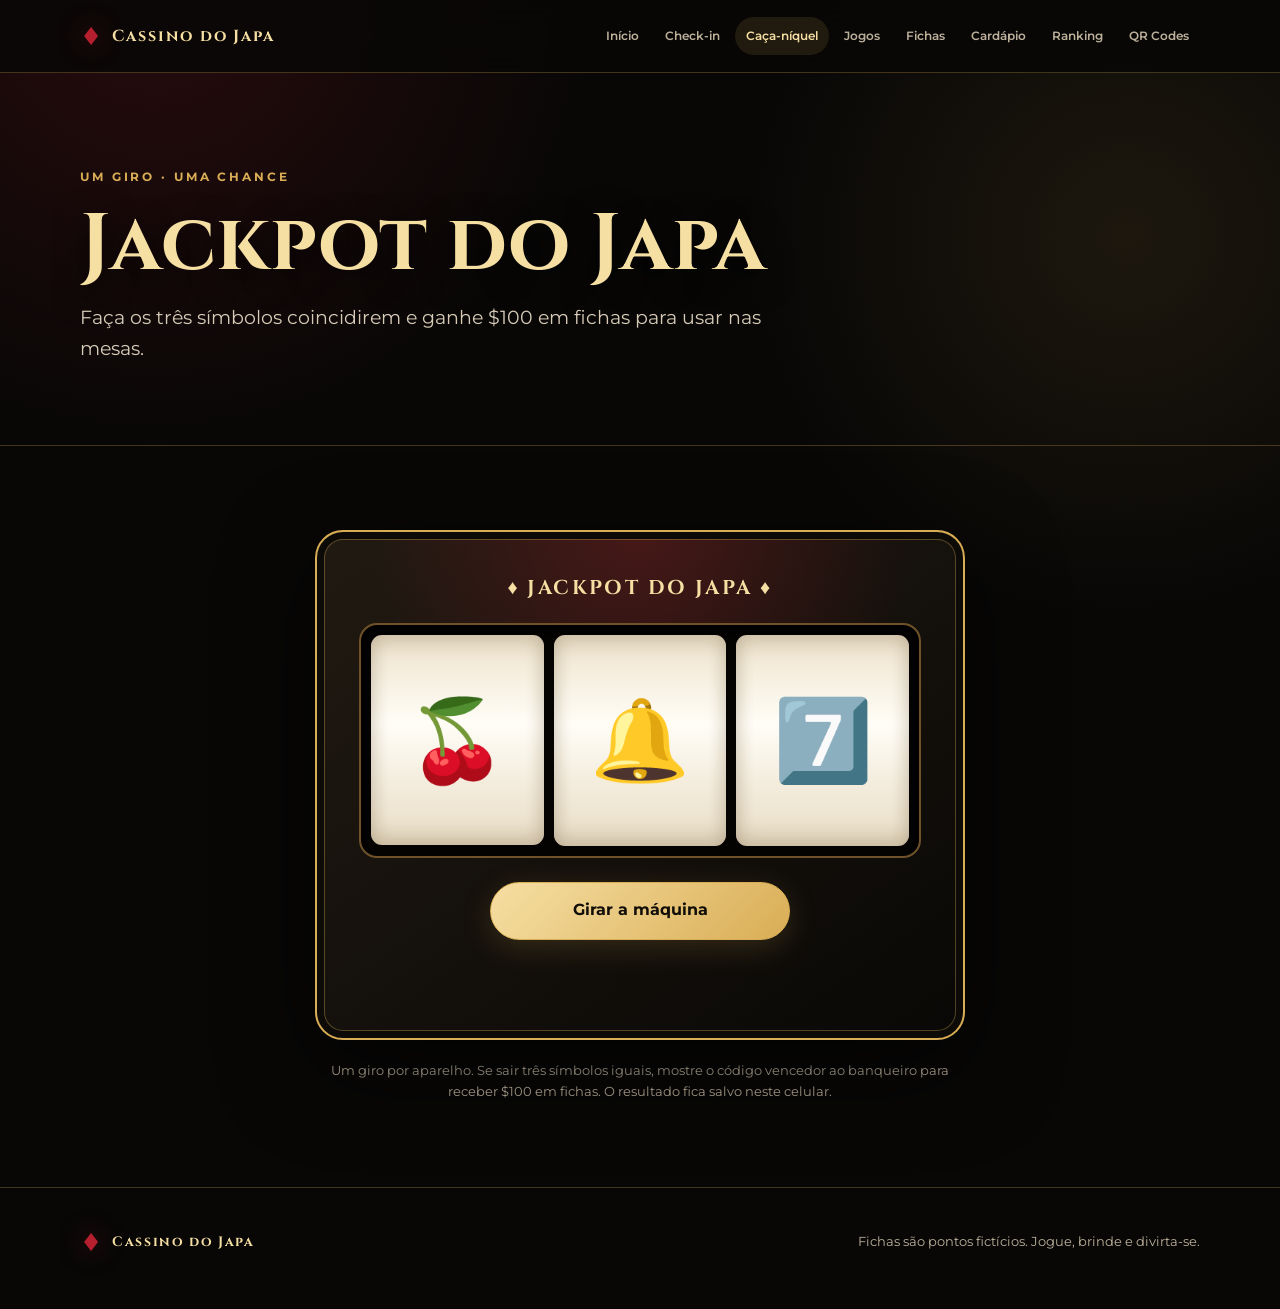
<file: slot.html>
<!doctype html>
<html lang="pt-BR">
<head><meta charset="utf-8"><meta name="viewport" content="width=device-width,initial-scale=1"><meta name="theme-color" content="#080706"><meta name="description" content="Caça-níquel do Cassino do Japa."><title>Jackpot do Japa | Cassino do Japa</title><link rel="stylesheet" href="assets/styles.css"></head>
<body data-page="slot.html"><div data-header></div><main>
  <section class="page-hero"><div class="shell"><p class="eyebrow">Um giro · uma chance</p><h1>Jackpot do Japa</h1><p class="lead">Faça os três símbolos coincidirem e ganhe $100 em fichas para usar nas mesas.</p></div></section>
  <section class="section"><div class="shell slot-stage">
    <div class="slot-machine" data-slot-machine>
      <div class="reels" aria-label="Rolos do caça-níquel"><div class="reel" data-reel>🍒</div><div class="reel" data-reel>🔔</div><div class="reel" data-reel>7️⃣</div></div>
      <button class="button slot-button" type="button" data-spin>Girar a máquina</button>
      <div class="slot-result" data-slot-result hidden aria-live="polite"></div>
    </div>
    <p class="slot-rules">Um giro por aparelho. Se sair três símbolos iguais, mostre o código vencedor ao banqueiro para receber $100 em fichas. O resultado fica salvo neste celular.</p>
  </div></section>
</main><div data-footer></div><script src="assets/app.js"></script></body></html>
</file>
<file: assets/styles.css>
@import url('https://fonts.googleapis.com/css2?family=Cinzel:wght@500;600;700&family=Montserrat:wght@400;500;600;700&display=swap');

:root {
  --ink: #080706;
  --panel: #12100d;
  --panel-2: #1b1712;
  --gold: #d9ad55;
  --gold-light: #f6dfa3;
  --red: #b51f2e;
  --cream: #f5eddd;
  --muted: #bdb19c;
  --green: #173f31;
  --line: rgba(217, 173, 85, .28);
  --shadow: 0 20px 60px rgba(0, 0, 0, .35);
}

* { box-sizing: border-box; }
html { scroll-behavior: smooth; }
body {
  margin: 0;
  color: var(--cream);
  background:
    radial-gradient(circle at 12% 0%, rgba(181, 31, 46, .18), transparent 28rem),
    radial-gradient(circle at 88% 18%, rgba(217, 173, 85, .10), transparent 24rem),
    var(--ink);
  font-family: Montserrat, system-ui, sans-serif;
  line-height: 1.65;
}
a { color: inherit; }
button, input { font: inherit; }
button:disabled { cursor: not-allowed; opacity: .55; }
.shell { width: min(1120px, calc(100% - 32px)); margin: auto; }

.topbar {
  position: sticky;
  top: 0;
  z-index: 50;
  border-bottom: 1px solid var(--line);
  background: rgba(8, 7, 6, .88);
  backdrop-filter: blur(16px);
}
.nav { min-height: 72px; display: flex; align-items: center; justify-content: space-between; gap: 20px; }
.brand { text-decoration: none; display: flex; align-items: center; gap: 10px; }
.brand-mark { color: var(--red); font-size: 1.55rem; filter: drop-shadow(0 0 12px rgba(181,31,46,.5)); }
.brand-name { font: 700 1rem Cinzel, serif; letter-spacing: .12em; color: var(--gold-light); }
.menu { display: flex; align-items: center; gap: 4px; }
.menu a { text-decoration: none; color: var(--muted); padding: 9px 11px; border-radius: 999px; font-size: .78rem; font-weight: 600; }
.menu a:hover, .menu a.active { background: rgba(217,173,85,.12); color: var(--gold-light); }
.menu-button { display: none; border: 1px solid var(--line); background: transparent; color: var(--gold-light); border-radius: 10px; padding: 8px 11px; }

.hero { min-height: 78vh; display: grid; place-items: center; text-align: center; position: relative; overflow: hidden; }
.hero::before {
  content: '';
  position: absolute;
  width: 560px;
  height: 560px;
  border: 1px solid rgba(217,173,85,.13);
  border-radius: 50%;
  box-shadow: inset 0 0 0 52px rgba(217,173,85,.025), inset 0 0 0 104px rgba(217,173,85,.02);
}
.hero-inner { position: relative; padding: 80px 0; }
.eyebrow { color: var(--gold); text-transform: uppercase; letter-spacing: .24em; font-size: .75rem; font-weight: 700; }
h1, h2, h3 { font-family: Cinzel, serif; line-height: 1.16; }
h1 { font-size: clamp(3rem, 9vw, 6.7rem); margin: 16px 0 10px; color: var(--gold-light); text-shadow: 0 8px 32px rgba(0,0,0,.7); }
h1 .red { color: var(--red); }
h2 { font-size: clamp(1.8rem, 5vw, 3rem); color: var(--gold-light); margin: 0 0 18px; }
h3 { color: var(--gold-light); margin: 0 0 10px; }
.lead { max-width: 720px; margin: 0 auto 28px; color: #d7cbb8; font-size: clamp(1rem, 2.4vw, 1.2rem); }
.suits { color: var(--red); letter-spacing: .5em; margin: 18px 0; font-size: 1.1rem; }
.actions { display: flex; gap: 12px; justify-content: center; flex-wrap: wrap; }
.button { display: inline-flex; align-items: center; justify-content: center; gap: 8px; min-height: 46px; padding: 0 20px; border-radius: 999px; text-decoration: none; font-weight: 700; font-size: .86rem; border: 1px solid var(--gold); color: #110e08; background: linear-gradient(135deg, var(--gold-light), var(--gold)); box-shadow: 0 8px 30px rgba(217,173,85,.18); cursor: pointer; }
.button.secondary { background: transparent; color: var(--gold-light); box-shadow: none; }
.button.danger { background: var(--red); color: white; border-color: var(--red); }
.button.small { min-height: 38px; padding: 0 14px; }

.section { padding: 84px 0; }
.section.compact { padding: 54px 0; }
.section-head { max-width: 700px; margin-bottom: 34px; }
.section-head p { color: var(--muted); margin: 0; }
.grid { display: grid; grid-template-columns: repeat(3, 1fr); gap: 18px; }
.grid.two { grid-template-columns: repeat(2, 1fr); }
.card { position: relative; border: 1px solid var(--line); border-radius: 18px; padding: 24px; background: linear-gradient(145deg, rgba(27,23,18,.96), rgba(14,12,10,.96)); box-shadow: var(--shadow); overflow: hidden; }
.card::after { content: ''; position: absolute; inset: auto -50px -70px auto; width: 130px; height: 130px; border: 1px solid rgba(217,173,85,.13); transform: rotate(45deg); }
.card p { color: var(--muted); margin: 0 0 16px; }
.card .icon { font-size: 1.7rem; margin-bottom: 14px; }
.card-link { text-decoration: none; color: var(--gold); font-weight: 700; font-size: .86rem; }
.tag { display: inline-block; padding: 4px 9px; border-radius: 999px; background: rgba(181,31,46,.18); color: #ff9ba6; font-size: .7rem; font-weight: 700; text-transform: uppercase; letter-spacing: .08em; }

.info-strip { border-block: 1px solid var(--line); background: rgba(217,173,85,.045); }
.facts { display: grid; grid-template-columns: repeat(3, 1fr); gap: 1px; }
.fact { text-align: center; padding: 24px 12px; border-right: 1px solid var(--line); }
.fact:last-child { border: 0; }
.fact strong { color: var(--gold-light); display: block; font-family: Cinzel, serif; }
.fact span { font-size: .75rem; color: var(--muted); text-transform: uppercase; letter-spacing: .08em; }

.page-hero { padding: 82px 0 52px; border-bottom: 1px solid var(--line); }
.page-hero h1 { font-size: clamp(2.4rem, 7vw, 5rem); text-align: left; margin-top: 8px; }
.page-hero .lead { margin-left: 0; }
.prose { max-width: 820px; }
.steps { counter-reset: step; display: grid; gap: 14px; margin: 24px 0; }
.step { counter-increment: step; display: grid; grid-template-columns: 44px 1fr; gap: 14px; align-items: start; padding: 18px; border: 1px solid var(--line); border-radius: 14px; background: rgba(255,255,255,.025); }
.step::before { content: counter(step); width: 36px; height: 36px; display: grid; place-items: center; border-radius: 50%; color: #120f09; background: var(--gold); font-weight: 800; }
.step p { margin: 4px 0 0; color: var(--muted); }
.rule-list { list-style: none; padding: 0; margin: 20px 0; }
.rule-list li { position: relative; padding: 12px 0 12px 28px; border-bottom: 1px solid var(--line); color: #d8cdbb; }
.rule-list li::before { content: '♦'; color: var(--red); position: absolute; left: 4px; }

.table-wrap { overflow-x: auto; border: 1px solid var(--line); border-radius: 14px; }
table { width: 100%; border-collapse: collapse; min-width: 520px; }
th, td { padding: 14px 16px; text-align: left; border-bottom: 1px solid var(--line); }
th { color: var(--gold-light); font-family: Cinzel, serif; background: rgba(217,173,85,.08); }
td { color: #d5c8b4; }
tr:last-child td { border-bottom: 0; }

.chip { width: 42px; height: 42px; display: inline-grid; place-items: center; border-radius: 50%; border: 5px dashed rgba(255,255,255,.7); box-shadow: inset 0 0 0 3px rgba(0,0,0,.35), 0 4px 12px rgba(0,0,0,.4); font-size: .55rem; font-weight: 800; color: white; text-shadow: 0 1px 3px black; }
.chip.white { background: #e9e5d9; color: #16120e; text-shadow: none; }
.chip.red { background: #b62532; }
.chip.blue { background: #2567ad; }
.chip.green { background: #2b7c52; }
.chip.black { background: #252322; }
.chip.yellow { background: #d8a823; color: #16120e; text-shadow: none; }
.chips { display: grid; grid-template-columns: repeat(6, 1fr); gap: 14px; }
.chip-card { text-align: center; border: 1px solid var(--line); background: var(--panel); padding: 18px 8px; border-radius: 14px; }
.chip-card strong { display: block; color: var(--gold-light); margin-top: 8px; }
.chip-card span { color: var(--muted); font-size: .75rem; }

.menu-grid { display: grid; grid-template-columns: repeat(2, 1fr); gap: 18px; }
.menu-item { display: grid; grid-template-columns: 1fr auto; gap: 4px 20px; padding: 18px 0; border-bottom: 1px dotted rgba(217,173,85,.35); }
.menu-item h3 { font-size: 1rem; margin: 0; }
.menu-item p { grid-column: 1; margin: 0; color: var(--muted); font-size: .88rem; }
.menu-item .price { color: var(--gold); font-family: Cinzel, serif; font-weight: 700; }

.notice { padding: 20px; border-left: 3px solid var(--red); background: rgba(181,31,46,.09); border-radius: 0 12px 12px 0; color: #d9cdbc; }
.score-form { display: grid; grid-template-columns: 1fr 160px auto; gap: 10px; margin-bottom: 24px; }
.field { width: 100%; min-height: 46px; border-radius: 10px; border: 1px solid var(--line); color: var(--cream); background: #0d0b09; padding: 0 13px; }
.score-list { display: grid; gap: 10px; }
.score-row { display: grid; grid-template-columns: 46px 1fr auto auto; gap: 12px; align-items: center; border: 1px solid var(--line); background: var(--panel); border-radius: 14px; padding: 12px 14px; }
.place { width: 34px; height: 34px; display: grid; place-items: center; border-radius: 50%; color: #151007; background: var(--gold); font-weight: 800; }
.score { color: var(--gold-light); font-family: Cinzel, serif; font-weight: 700; }
.icon-button { border: 0; background: transparent; color: #e47a84; cursor: pointer; padding: 8px; }
.empty { color: var(--muted); text-align: center; padding: 28px; border: 1px dashed var(--line); border-radius: 14px; }

.checkin-box { max-width: 620px; margin: auto; text-align: center; }
.checkin-box .field { text-align: center; font-size: 1.05rem; margin: 16px 0 12px; }
.checkin-count { width: 94px; height: 94px; margin: 0 auto 20px; display: grid; place-items: center; border-radius: 50%; border: 1px solid var(--gold); background: rgba(217,173,85,.08); box-shadow: 0 0 50px rgba(217,173,85,.12); }
.checkin-count strong { display: block; color: var(--gold-light); font: 700 2rem Cinzel, serif; line-height: 1; }
.checkin-count span { display: block; color: var(--muted); font-size: .62rem; text-transform: uppercase; letter-spacing: .08em; }
.form-status { margin: 18px 0 0; padding: 14px; border-radius: 10px; font-weight: 600; }
.form-status.success { color: #c9f4da; background: rgba(43,124,82,.25); border: 1px solid rgba(91,198,136,.38); }
.form-status.error { color: #ffc1c7; background: rgba(181,31,46,.18); border: 1px solid rgba(228,122,132,.35); }

.slot-stage { max-width: 650px; margin: auto; text-align: center; }
.slot-machine { position: relative; padding: clamp(22px, 5vw, 42px); border: 2px solid var(--gold); border-radius: 28px; background: radial-gradient(circle at 50% 0%, rgba(181,31,46,.28), transparent 45%), linear-gradient(145deg, #211a12, #090806); box-shadow: 0 28px 90px rgba(0,0,0,.6), inset 0 0 0 7px #0d0b08, inset 0 0 0 8px rgba(217,173,85,.35); overflow: hidden; }
.slot-machine::before { content: '♦  JACKPOT DO JAPA  ♦'; display: block; margin-bottom: 22px; color: var(--gold-light); font: 700 clamp(.9rem, 4vw, 1.25rem) Cinzel, serif; letter-spacing: .12em; }
.slot-machine.win { animation: jackpot-glow .7s ease-in-out 3 alternate; }
.reels { display: grid; grid-template-columns: repeat(3, 1fr); gap: 10px; padding: 10px; border: 2px solid #6f5229; border-radius: 18px; background: #050403; box-shadow: inset 0 8px 22px rgba(0,0,0,.8); }
.reel { display: grid; place-items: center; aspect-ratio: .82; min-width: 0; border-radius: 11px; background: linear-gradient(#eee3cc, #fffdf6 42%, #e8dcc4); color: #111; font-size: clamp(2.5rem, 13vw, 5rem); box-shadow: inset 0 9px 18px rgba(79,54,20,.17), inset 0 -9px 18px rgba(79,54,20,.17); overflow: hidden; }
.reel.spinning { animation: reel-shake .12s linear infinite; filter: blur(1px); }
.slot-button { width: min(100%, 300px); margin-top: 24px; min-height: 58px; font-size: 1rem; }
.slot-result { display: grid; gap: 7px; margin-top: 20px; padding: 18px; border-radius: 14px; }
.slot-result strong { font: 700 1.15rem Cinzel, serif; }
.slot-result span { font-size: .88rem; }
.slot-result code { width: fit-content; margin: 5px auto 0; padding: 6px 12px; border: 1px dashed currentColor; border-radius: 8px; font-size: 1rem; font-weight: 800; letter-spacing: .12em; }
.slot-result.winner { color: #fff1b9; background: rgba(217,173,85,.18); border: 1px solid var(--gold); }
.slot-result.try-again { color: #d7cbb8; background: rgba(255,255,255,.04); border: 1px solid var(--line); }
.slot-rules { max-width: 650px; margin: 20px auto 0; color: var(--muted); font-size: .82rem; text-align: center; }

@keyframes reel-shake { 50% { transform: translateY(3px); } }
@keyframes jackpot-glow { to { box-shadow: 0 0 90px rgba(217,173,85,.75), inset 0 0 0 7px #0d0b08, inset 0 0 0 8px var(--gold); } }

@media (prefers-reduced-motion: reduce) {
  .reel.spinning, .slot-machine.win { animation: none; }
}

.qr-grid { display: grid; grid-template-columns: repeat(3, 1fr); gap: 18px; }
.qr-card { text-align: center; border: 1px solid var(--line); background: #fff; color: #17120d; border-radius: 16px; padding: 18px; }
.qr-card h3 { color: #17120d; margin: 10px 0 4px; }
.qr-card p { color: #6e6255; font-size: .78rem; line-height: 1.4; margin: 0; overflow-wrap: anywhere; }
.qr-card img { width: 180px; height: 180px; max-width: 100%; }

.timeline { display: grid; gap: 0; max-width: 760px; }
.time { display: grid; grid-template-columns: 90px 1fr; gap: 20px; padding: 20px 0; border-bottom: 1px solid var(--line); }
.time strong { color: var(--gold); font-family: Cinzel, serif; }
.time p { margin: 3px 0 0; color: var(--muted); }

.footer { border-top: 1px solid var(--line); padding: 34px 0 46px; color: var(--muted); font-size: .82rem; }
.footer-inner { display: flex; justify-content: space-between; gap: 24px; align-items: center; }
.footer .brand-name { font-size: .85rem; }

@media (max-width: 860px) {
  .menu-button { display: block; }
  .menu { display: none; position: absolute; top: 72px; left: 16px; right: 16px; padding: 12px; flex-direction: column; align-items: stretch; background: #0c0a08; border: 1px solid var(--line); border-radius: 14px; box-shadow: var(--shadow); }
  .menu.open { display: flex; }
  .menu a { padding: 11px 13px; }
  .grid, .grid.two, .menu-grid, .qr-grid { grid-template-columns: 1fr 1fr; }
  .chips { grid-template-columns: repeat(3, 1fr); }
}

@media (max-width: 600px) {
  .shell { width: min(100% - 24px, 1120px); }
  .hero { min-height: 72vh; }
  .hero::before { width: 390px; height: 390px; }
  .section { padding: 62px 0; }
  .grid, .grid.two, .menu-grid, .qr-grid { grid-template-columns: 1fr; }
  .score-form { grid-template-columns: 1fr; }
  .score-row { grid-template-columns: 38px 1fr auto auto; gap: 8px; }
  .chips { grid-template-columns: repeat(2, 1fr); }
  .footer-inner { flex-direction: column; align-items: flex-start; }
}

@media print {
  .topbar, .footer, .no-print { display: none !important; }
  body { background: white; color: black; }
  .qr-grid { grid-template-columns: repeat(2, 1fr); }
  .qr-card { break-inside: avoid; border-color: #aaa; }
}
</file>
